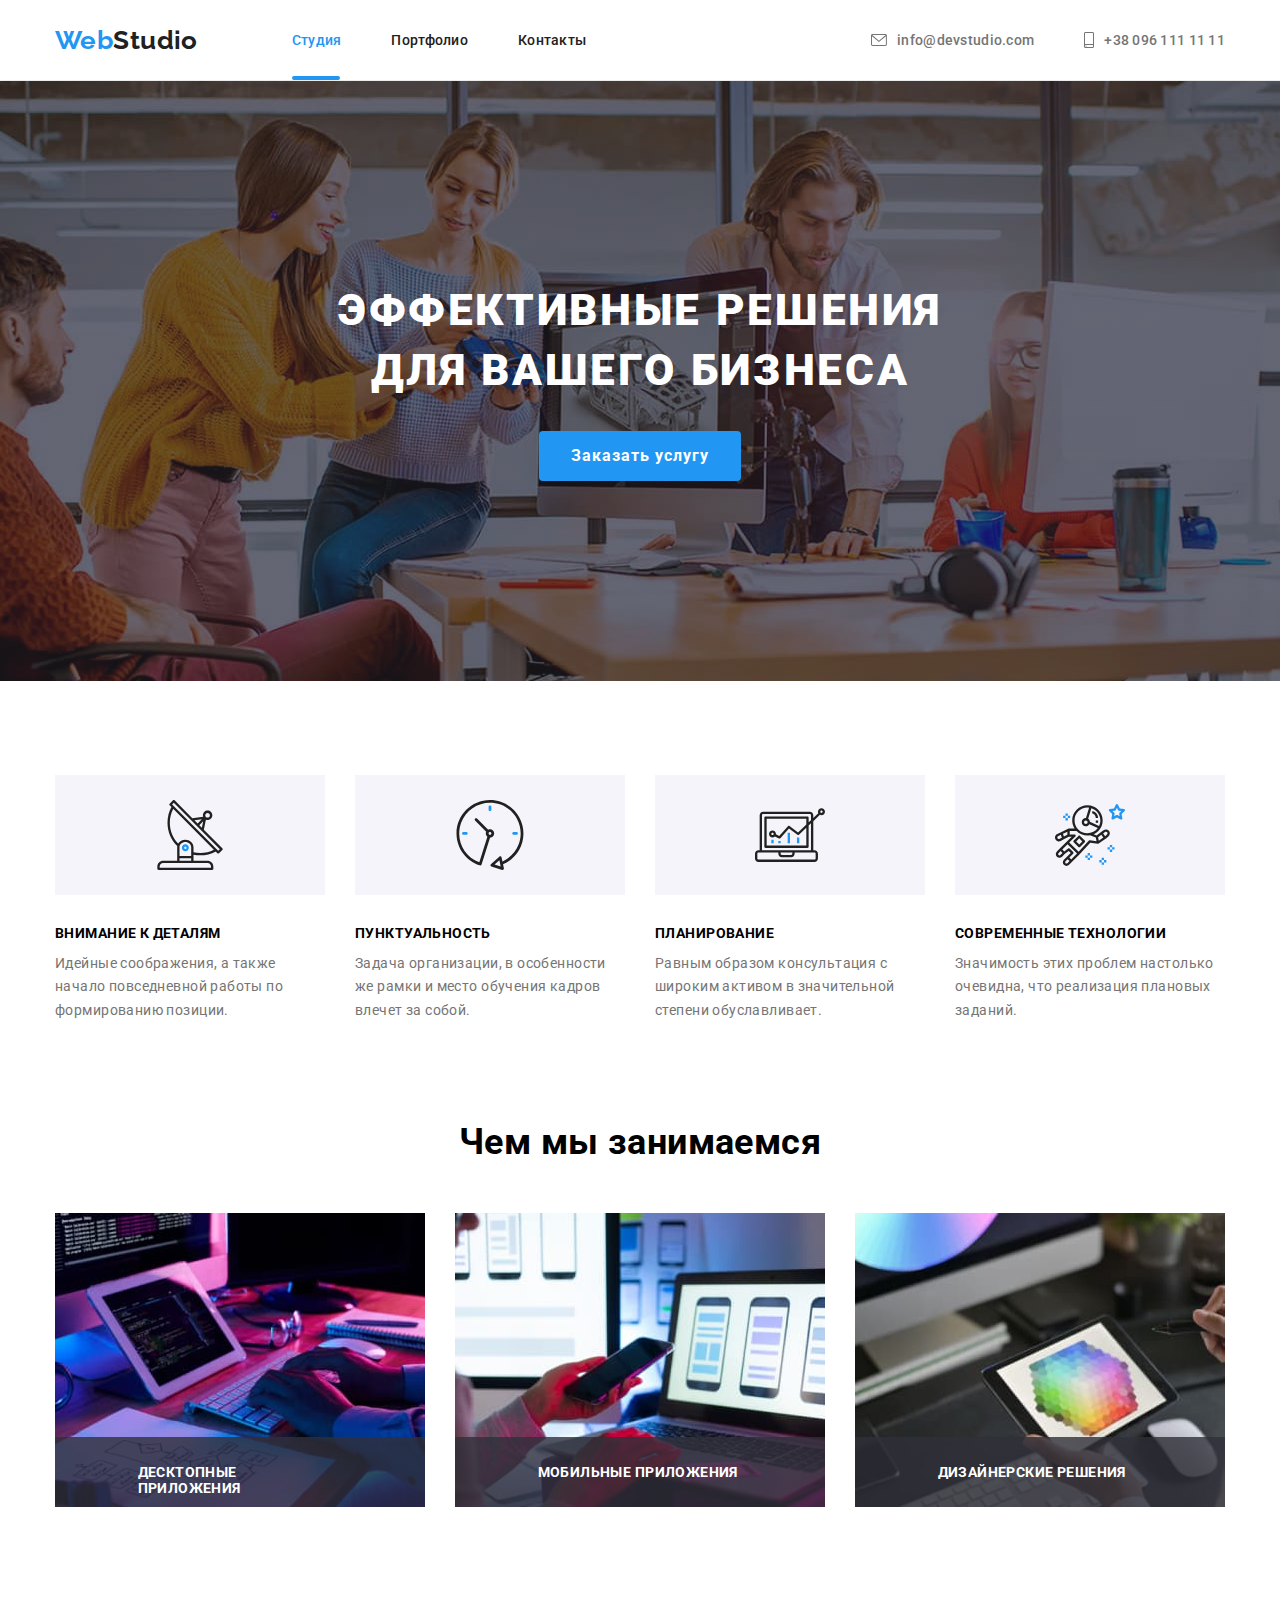
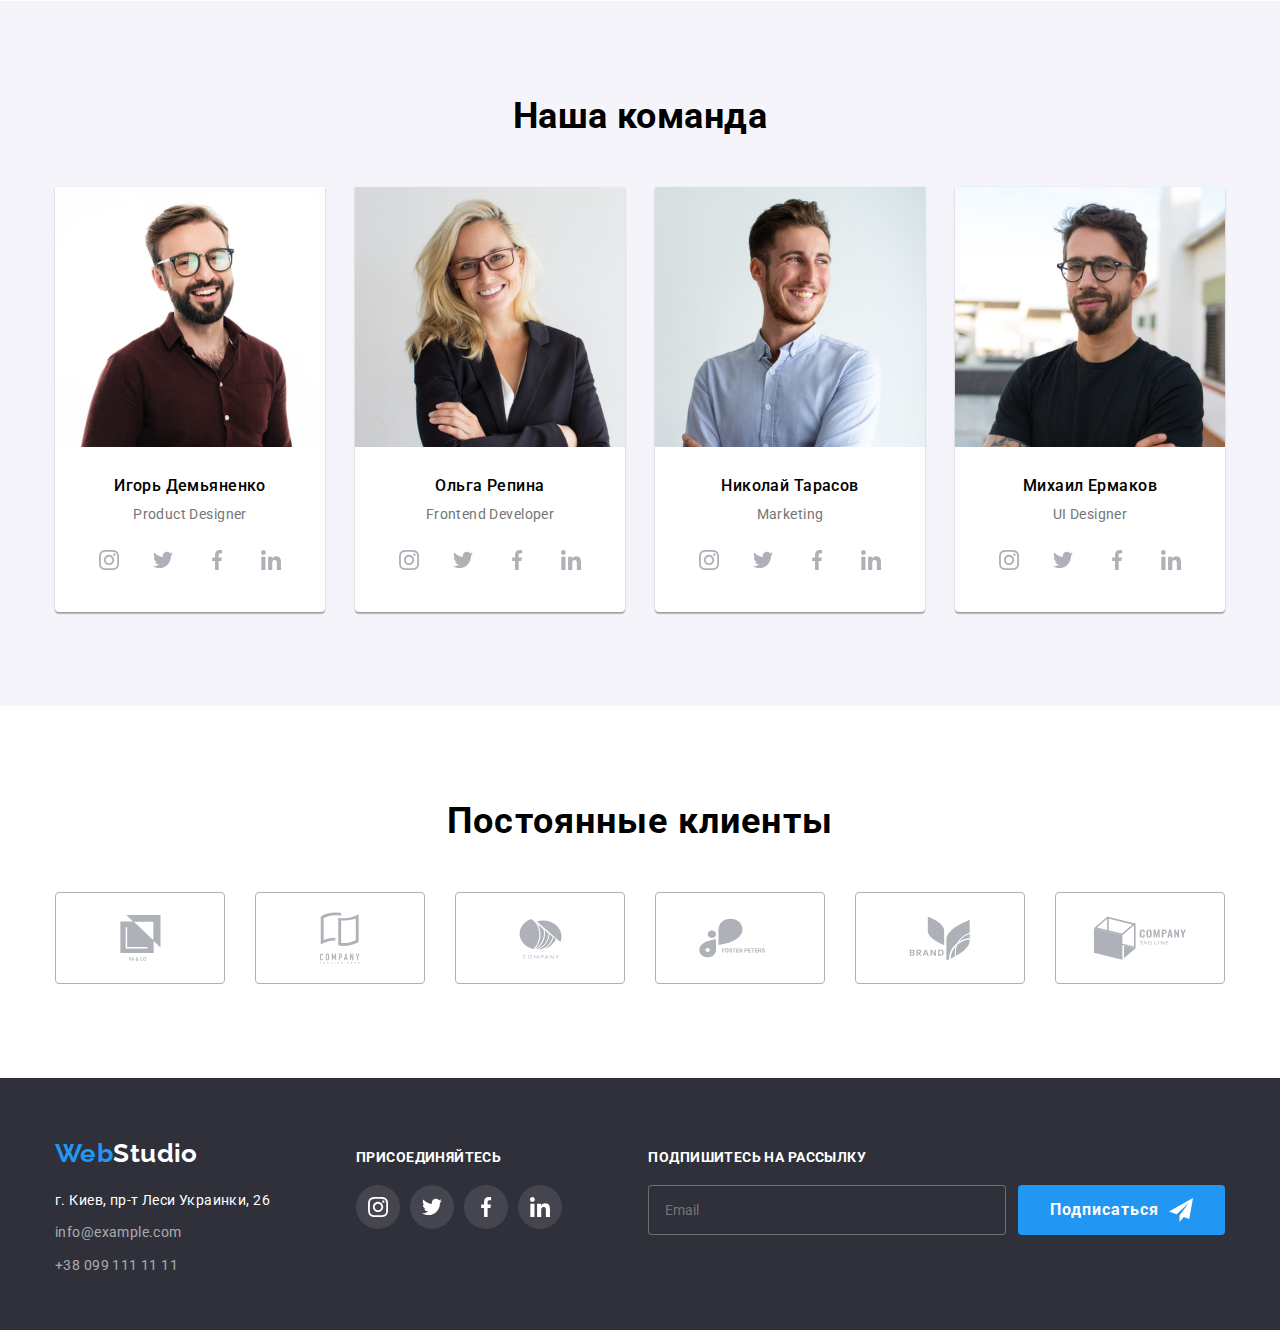
<file: index.html>
<!DOCTYPE html>
<html lang="ru">
  <head>
    <meta charset="UTF-8" />
    <meta http-equiv="X-UA-Compatible" content="IE=edge" />
    <meta name="viewport" content="width=device-width, initial-scale=1.0" />
    <title>GOIT</title>
    <link rel="preconnect" href="https://fonts.googleapis.com">
    <link rel="preconnect" href="https://fonts.gstatic.com" crossorigin>
    <link href="https://fonts.googleapis.com/css2?family=Raleway:wght@700&family=Roboto:wght@400;500;700;900&display=swap" rel="stylesheet">
    <link rel="stylesheet" href="css/normalize.css">
    <link rel="stylesheet" href="./css/main.min.css">
  </head>
  <body>
    <header>
      <div class="container">
        <div class="navigation"> 
          <nav class="navigation-ll">
            <a class="logo" href="#" lang="en">Web<span class="logo-ll">Studio</span></a>          
            <ul class="navigation-ll__nav-l">
              <li class="navigation-ll__list-font"><a class="navigation-ll__list-l underline-studio" href="#">Студия</a></li>
              <li class="navigation-ll__list-font">
                <a class="navigation-ll__list list-portfolio" href="./portfolio.html">Портфолио</a>
              </li>
              <li class="navigation-ll__list-font"><a class="navigation-ll__list" href="#">Контакты</a></li>
            </ul>
          </nav>
          <ul class="navigation-ll__telmail-ll">
            <li class="navigation-ll__list-font">
              <a class="navigation-ll__list-font-email-tel" href="mailto:info@devstudio.com">
                <svg class="navigation-ll__mail-tel-svg" width="16" height="12">
                  <use href="./images/icons.svg#icon-mail"></use>
                </svg>
                info@devstudio.com
              </a>
            </li>
            <li class="navigation-ll__list-font">
              <a class="navigation-ll__list-font-email-tel" href="tel:+380961111111">
                <svg class="navigation-ll__mail-tel-svg" width="10" height="16">
                  <use href="./images/icons.svg#icon-phone"></use>
                </svg>
                +38 096 111 11 11
              </a>
            </li>
          </ul>
        </div>
      </div>
    </header>
    <main>
      <section class="section-l">
        <div class="container">
          <h1 class="section-l__header-l">Эффективные решения для вашего бизнеса</h1>
          <button class="section-l__button" type="button" data-modal-open>Заказать услугу</button>
        </div>
      </section>
        <section class="section-ll section-main">
          <div class="container">
            <h2 class="section-ll__invisible">Наши преимущества</h2>
        <ul class="header-menu-list">
          <li>
            <div class="header-menu-list__decor-photo">
              <svg class="" width="70" height="70">
                <use href="./images/icons.svg#icon-antenna"></use>
              </svg>
            </div>
            <h3 class="header-menu-list__header-list">Внимание к деталям</h3>
            <p class="header-menu-list__text-list">Идейные соображения, а также начало повседневной работы по формированию позиции.</p>
          </li>
          <li>
            <div class="header-menu-list__decor-photo">
              <svg class="" width="70" height="70">
                <use href="./images/icons.svg#icon-clock"></use>
              </svg>
            </div>
            <h3 class="header-menu-list__header-list">Пунктуальность</h3>
            <p class="header-menu-list__text-list">
              Задача организации, в особенности же рамки и место обучения кадров влечет за собой.
            </p>
          </li>
          <li>
            <div class="header-menu-list__decor-photo">
              <svg class="" width="70" height="70">
                <use href="./images/icons.svg#icon-diagram"></use>
              </svg>
            </div>
            <h3 class="header-menu-list__header-list">Планирование</h3>
            <p class="header-menu-list__text-list">
              Равным образом консультация с широким активом в значительной степени обуславливает.
            </p>
          </li>
          <li>
            <div class="header-menu-list__decor-photo">
              <svg class="" width="70" height="70">
                <use href="./images/icons.svg#icon-astronaut"></use>
              </svg>
            </div>
            <h3 class="header-menu-list__header-list">Современные технологии</h3>
            <p class="header-menu-list__text-list">Значимость этих проблем настолько очевидна, что реализация плановых заданий.</p>
          </li>
        </ul>
          </div>
      </section>
      <section class="section-lll section-main">
        <div class="container">
          <h2 class="section-lll__header-photo">Чем мы занимаемся</h2>
        <ul class="photo-flex">
          <li>
            <img src="./images/img(1).jpg" width="370" height="294" alt="IMG1" />
            <div class="photo-flex__description-photo-block">
              <p class="photo-flex__description-photo">ДЕСКТОПНЫЕ ПРИЛОЖЕНИЯ</p>
            </div>
          </li>
          <li>
            <img src="./images/img(2).jpg" width="370" height="294" alt="IMG2" />
            <div class="photo-flex__description-photo-block">
              <p class="photo-flex__description-photo">МОБИЛЬНЫЕ ПРИЛОЖЕНИЯ</p>
            </div>
          </li>
          <li>
            <img src="./images/img(3).jpg" width="370" height="294" alt="IMG3" />
            <div class="photo-flex__description-photo-block">
              <p class="photo-flex__description-photo">ДИЗАЙНЕРСКИЕ РЕШЕНИЯ</p>
            </div>
          </li>
        </ul>
        </div>
      </section>
      <section class="big-team section-main">
          <div class="container">
            <h2 class="big-team__team">Наша команда</h2>
        <ul class="team-our">
          <li class="team-our__photo-members">
              <img class="team-our__photo-list" src="./images/img221.jpg" width="270" height="260" alt="img221" />
            <h3 class="team-our__members">Игорь Демьяненко</h3>
            <p class="team-our__profession">Product Designer</p>
            <div class="team-our__contacts-members">
              <ul class="ul-contacts">
                <li>
                  <a class="ul-contacts__contacts-link" href="#">
                    <svg class="ul-contacts__contacts-icons" width="20" height="20">
                    <use href="./images/icons.svg#icon-instagram"></use>
                  </svg>
                  </a>
                </li>
                <li>
                  <a class="ul-contacts__contacts-link" href="#">
                    <svg class="ul-contacts__contacts-icons" width="20" height="20">
                      <use href="./images/icons.svg#icon-twitter"></use>
                    </svg>
                  </a>    
                </li>
                <li>
                  <a class="ul-contacts__contacts-link" href="#">
                    <svg class="ul-contacts__contacts-icons" width="20" height="20">
                      <use href="./images/icons.svg#icon-facebook"></use>
                    </svg>
               </a>
                </li>
                   <li>
                    <a class="ul-contacts__contacts-link" href="#">
                      <svg class="ul-contacts__contacts-icons" width="20" height="20">
                        <use href="./images/icons.svg#icon-linkedin"></use>
                      </svg>
                 </a>
                   </li>                  
              </ul>
            </div>
          </li>
          <li class="team-our__photo-members">
              <img class="team-our__photo-list" src="./images/img222.jpg" width="270" height="260" alt="img222" />
            <h3 class="team-our__members">Ольга Репина</h3>
            <p class="team-our__profession">Frontend Developer</p>
            <div class="team-our__contacts-members">
              <ul class="ul-contacts">
                <li>
                  <a class="ul-contacts__contacts-link" href="#">
                    <svg class="ul-contacts__contacts-icons" width="20" height="20">
                    <use href="./images/icons.svg#icon-instagram"></use>
                  </svg>
                  </a>
                </li>
                <li>
                  <a class="ul-contacts__contacts-link" href="#">
                    <svg class="ul-contacts__contacts-icons" width="20" height="20">
                      <use href="./images/icons.svg#icon-twitter"></use>
                    </svg>
                  </a>    
                </li>
                <li>
                  <a class="ul-contacts__contacts-link" href="#">
                    <svg class="ul-contacts__contacts-icons" width="20" height="20">
                      <use href="./images/icons.svg#icon-facebook"></use>
                    </svg>
               </a>
                </li>
                   <li>
                    <a class="ul-contacts__contacts-link" href="#">
                      <svg class="ul-contacts__contacts-icons" width="20" height="20">
                        <use href="./images/icons.svg#icon-linkedin"></use>
                      </svg>
                 </a>
                   </li>                  
              </ul>
            </div>
          </li>
          <li class="team-our__photo-members">
              <img class="team-our__photo-list" src="./images/img223.jpg" width="270" height="260" alt="img223" />
            <h3 class="team-our__members">Николай Тарасов</h3>
            <p class="team-our__profession">Marketing</p>
            <div class="team-our__contacts-members">
              <ul class="ul-contacts">
                <li>
                  <a class="ul-contacts__contacts-link" href="#">
                    <svg class="ul-contacts__contacts-icons" width="20" height="20">
                    <use href="./images/icons.svg#icon-instagram"></use>
                  </svg>
                  </a>
                </li>
                <li>
                  <a class="ul-contacts__contacts-link" href="#">
                    <svg class="ul-contacts__contacts-icons" width="20" height="20">
                      <use href="./images/icons.svg#icon-twitter"></use>
                    </svg>
                  </a>    
                </li>
                <li>
                  <a class="ul-contacts__contacts-link" href="#">
                    <svg class="ul-contacts__contacts-icons" width="20" height="20">
                      <use href="./images/icons.svg#icon-facebook"></use>
                    </svg>
               </a>
                </li>
                   <li>
                    <a class="ul-contacts__contacts-link" href="#">
                      <svg class="ul-contacts__contacts-icons" width="20" height="20">
                        <use href="./images/icons.svg#icon-linkedin"></use>
                      </svg>
                 </a>
                   </li>
                   
              </ul>

            </div>
          </li>
          <li class="team-our__photo-members">
              <img class="team-our__photo-list" src="./images/img224.jpg" width="270" height="260" alt="img224" />
            <h3 class="team-our__members">Михаил Ермаков</h3>
            <p class="team-our__profession">UI Designer</p>
            <div class="team-our__contacts-members">
              <ul class="ul-contacts">
                <li>
                  <a class="ul-contacts__contacts-link" href="#">
                    <svg class="ul-contacts__contacts-icons" width="20" height="20">
                    <use href="./images/icons.svg#icon-instagram"></use>
                  </svg>
                  </a>
                </li>
                <li>
                  <a class="ul-contacts__contacts-link" href="#">
                    <svg class="ul-contacts__contacts-icons" width="20" height="20">
                      <use href="./images/icons.svg#icon-twitter"></use>
                    </svg>
                  </a>    
                </li>
                <li>
                  <a class="ul-contacts__contacts-link" href="#">
                    <svg class="ul-contacts__contacts-icons" width="20" height="20">
                      <use href="./images/icons.svg#icon-facebook"></use>
                    </svg>
               </a>
                </li>
                   <li>
                    <a class="ul-contacts__contacts-link" href="#">
                      <svg class="ul-contacts__contacts-icons" width="20" height="20">
                        <use href="./images/icons.svg#icon-linkedin"></use>
                      </svg>
                 </a>
                   </li>                  
              </ul>
            </div>
          </li>
        </ul>
          </div>
      </section>
      <section class="clients-company section-main">
        <div class="container">
          <h2 class="clients-company__regular-clients">Постоянные клиенты</h2>
          <ul class="company-list">
            <li class="company-list__company-block" >
                <a class="company-list__company-link" href="#">
                  <svg class="company-list__company-icons" width="41" height="46">
                    <use href="./images/icons.svg#icon-Logo-1"></use>
                  </svg>
                </a>
            </li>
            <li class="company-list__company-block">
                <a class="company-list__company-link" href="#">
                  <svg class="company-list__company-icons" width="40" height="52">
                    <use href="./images/icons.svg#icon-Logo-2"></use>
                  </svg>
                </a>                
            </li>
            <li class="company-list__company-block">
                <a class="company-list__company-link" href="#">
                  <svg class="company-list__company-icons" width="43" height="41">
                    <use href="./images/icons.svg#icon-Logo-3"></use>
                  </svg>
                </a>
            </li>
            <li class="company-list__company-block">
                <a class="company-list__company-link" href="#">
                  <svg class="company-list__company-icons" width="84" height="40">
                    <use href="./images/icons.svg#icon-Logo-4"></use>
                  </svg>
                </a>
            </li> 
            <li class="company-list__company-block">
                <a class="company-list__company-link" href="#">
                  <svg class="company-list__company-icons" width="62" height="45">
                    <use href="./images/icons.svg#icon-Logo-5"></use>
                  </svg>
                </a>
            </li>
            <li class="company-list__company-block">
                <a class="company-list__company-link" href="#">
                  <svg class="company-list__company-icons" width="94" height="44">
                    <use href="./images/icons.svg#icon-Logo-6"></use>
                  </svg>
                </a>
            </li> 
          </ul>
        </div>
      </section>
    </main>
    <footer class="big-footer">
      <div class="container footer-general">
        <div class="footer-l">
          <a class="logo" href="#" lang="en">Web<span class="logo-lll">Studio</span></a>
      <address>
        <ul class="contacts-list">
          <li class="contacts-list__list-cont-l">
           <a style="text-decoration: none;" class="contacts-list__city" href="https://bit.ly/3pXMvUd">г. Киев, пр-т Леси Украинки, 26</a>
          </li>
          <li class="contacts-list__list-cont-ll">
            <a style="text-decoration: none;" class="contacts-list__email-tel" href="mailto:info@example.com">info@example.com</a>
          </li>
          <li class="contacts-list__list-cont-lll">
            <a style="text-decoration: none;" class="contacts-list__email-tel" href="tel:+380991111111">+38 099 111 11 11</a>
          </li>
        </ul>
      </address>
        </div>
        <div class="contacts-footer">
          <p class="contacts-footer__header-lpl">ПРИСОЕДИНЯЙТЕСЬ</p>
          <ul class="ul-contacts-footer">           
            <li>
              <a class="ul-contacts-footer__contacts-link-footer" href="#">
                <svg class="ul-contacts-footer__contacts-icons-footer" width="20" height="20">
                <use href="./images/icons.svg#icon-instagram"></use>
              </svg>
              </a>
            </li>
            <li>
              <a class="ul-contacts-footer__contacts-link-footer" href="#">
                <svg class="ul-contacts-footer__contacts-icons-footer" width="20" height="20">
                  <use href="./images/icons.svg#icon-twitter"></use>
                </svg>
              </a>    
            </li>
            <li>
              <a class="ul-contacts-footer__contacts-link-footer" href="#">
                <svg class="ul-contacts-footer__contacts-icons-footer" width="20" height="20">
                  <use href="./images/icons.svg#icon-facebook"></use>
                </svg>
           </a>
            </li>
               <li>
                <a class="ul-contacts-footer__contacts-link-footer" href="#">
                  <svg class="ul-contacts-footer__contacts-icons-footer" width="20" height="20">
                    <use href="./images/icons.svg#icon-linkedin"></use>
                  </svg>
             </a>
               </li>              
          </ul>
        </div>
        <div class="newsletter">
          <p class="newsletter__subscribe">ПОДПИШИТЕСЬ НА РАССЫЛКУ</p>
          <form class="form-foot">
            <input class="form-foot__subscribe-email-foot" type="email" id="subscribe-email" name="subscribe-email" placeholder="Email">
            <button class="form-foot__button-foot" type="submit" data-modal-open>
                Подписаться <svg class="icon-foot" width="24px" height="24px"><use href="./images/icons.svg#icon-telegram-1"></use></svg>
            </button>
          </form>
        </div>
      </div>
    </footer>

    <div class="backdrop is-hidden" data-modal>
      <div class="modal">
        <button class="modal__modal-button" type="button" data-modal-close>
          <svg class="modal__exit-modal" width="11px" height="11px">
            <use href="./images/icons.svg#icon-Exit"></use>
          </svg>
        </button>
        <div class="form-contacts">
          <form class="form" name="main-form" autocomplete="on">
            <p class="form__form-header">Оставьте свои данные, мы вам перезвоним</p>
            <div class="form__form-field">
              <label class="form__form-label" for="user-name">
                Имя
              </label>
                <input class="form__form-input-contacts" type="text" name="name" id="user-name" >
                <svg class="form__icon-modal" width="18px" height="18px">
                  <use href="./images/icons.svg#icon-person-modal"></use>
                </svg>
              
            </div>
           <div class="form__form-field">
            <label class="form__form-label" for="user-tel">
              Телефон
            </label>
            <input class="form__form-input-contacts" type="tel" name="tel" id="user-tel">
            <svg class="form__icon-modal" width="18px" height="18px">
              <use href="./images/icons.svg#icon-phone-modal"></use>
            </svg>
           </div>
           <div class="form__form-field">
            <label class="form__form-label" for="user-email">
              Почта
            </label>
            <input class="form__form-input-contacts" type="email" name="email" id="user-email">
            <svg class="form__icon-modal" width="18px" height="18px">
              <use href="./images/icons.svg#icon-email-modal"></use>
            </svg>
           </div>
           <div class="form__form-field-comments">
            <label class="form__form-label" for="user-comment">
              Комментарий
            </label>
            <textarea class="form__area-comments" name="user-comment" id="user-comment" cols="30" rows="10" placeholder="Введите текст"></textarea>
           </div>
           <div class="form__form-field-checkbox">
            <div class="form__checkbox-control">
              <input class="form__checkbox-input visually-hidden" id="form-checkbox" type="checkbox">
              <svg class="form__check-mark" width="16px" height="15px"><use href="./images/icons.svg#icon-Vector"></use></svg>
            </div>           
            <label for="form-checkbox">Соглашаюсь с рассылкой и принимаю <a class="form__terms-modal" href="#">Условия договора</a></label>
           </div>
           <button class="form__button-modal" type="submit">Отправить</button>
        </form>
        </div>
      </div>
    </div>

    <script src="./js/modal.js"></script>
    
  </body>
</html>
</file>
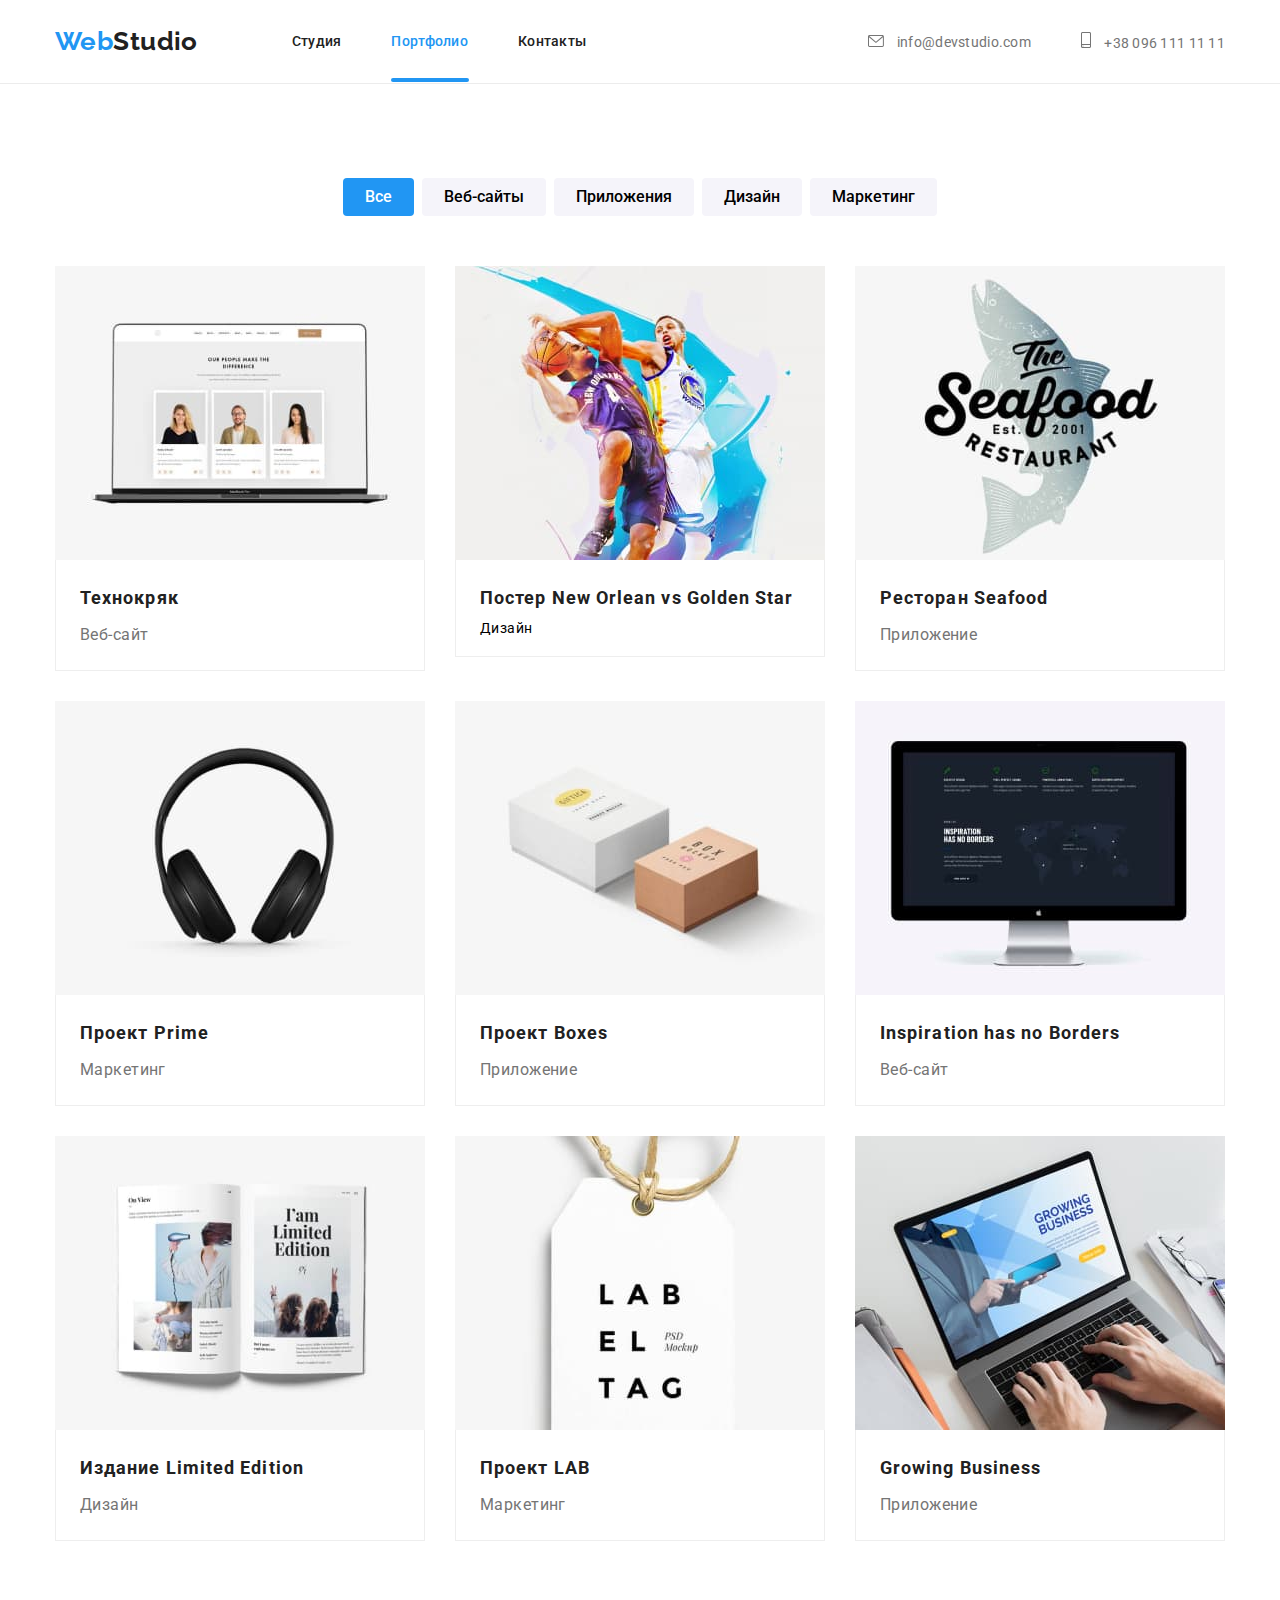
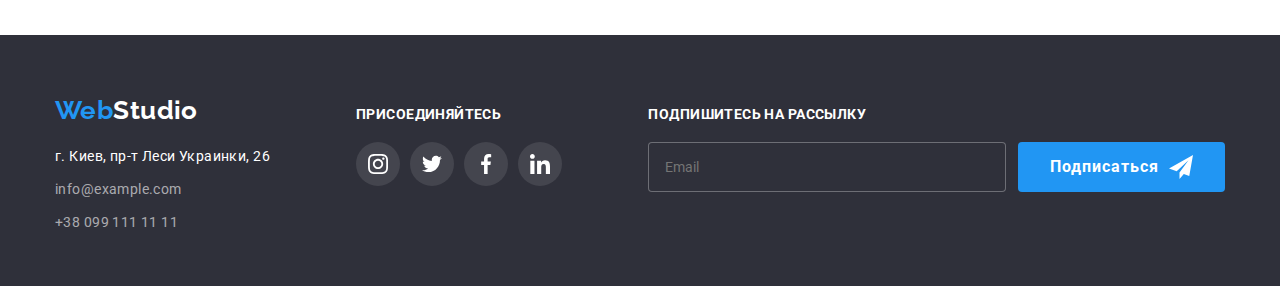
<file: portfolio.html>
<!DOCTYPE html>
<html lang="ru">
  <head>
    <meta charset="UTF-8" />
    <meta http-equiv="X-UA-Compatible" content="IE=edge" />
    <meta name="viewport" content="width=device-width, initial-scale=1.0" />
    <title>Портфолио</title>
    <link rel="preconnect" href="https://fonts.googleapis.com">
    <link rel="preconnect" href="https://fonts.gstatic.com" crossorigin>
    <link href="https://fonts.googleapis.com/css2?family=Raleway:wght@700&family=Roboto:wght@400;500;700;900&display=swap" rel="stylesheet">
    <link rel="stylesheet" href="css/normalize.css">
    <link rel="stylesheet" href="./css/main.min.css" />    
  </head>
  <body>
    <header>
      <div class="container">
        <div class="navigation">
          <nav class="navigation-ll">
            <a class="logo" href="#" lang="en">Web<span class="logo-ll">Studio</span></a>
            <ul class="navigation-ll__nav-l">
              <li class="navigation-ll__list-font"><a class="navigation-ll__list-lll list-studio" href="./index.html">Студия</a></li>
              <li class="navigation-ll__list-font"><a class="navigation-ll__list-ll underline-portfolio" href="#">Портфолио</a></li>
              <li class="navigation-ll__list-font"><a class="navigation-ll__list-lll" href="#">Контакты</a></li>
            </ul>
          </nav>
          <ul class="navigation-ll__telmail-ll">
            <li class="navigation-ll__list-font">
              <a class="navigation-ll__list-font-email-tel-ll" href="mailto:info@devstudio.com">
                <svg class="navigation-ll__mail-tel-svg" width="16" height="12">
                <use href="./images/icons.svg#icon-mail"></use>
              </svg>
              info@devstudio.com</a>
            </li>
            <li class="navigation-ll__list-font">
              <a class="navigation-ll__list-font-email-tel-ll" href="tel:+380961111111">
                <svg class="navigation-ll__mail-tel-svg" width="10" height="16">
                <use href="./images/icons.svg#icon-phone"></use>
              </svg>
              +38 096 111 11 11</a>
            </li>
          </ul>
        </div>
      </div>
    </header>
    <main>
      <section class="section-main">
          <div class="container">
            <h1 class="section-main__header-ll">Информация</h1>
          <ul class="button-menu-list">
            <li>
              <button class="button-menu-list__button-list-ll-aktiv" type="button">Все</button>
            </li>
            <li>
              <button class="button-menu-list__button-list-ll" type="button">Веб-сайты</button>
            </li>
            <li>
              <button class="button-menu-list__button-list-ll" type="button">Приложения</button>
            </li>
            <li>
              <button class="button-menu-list__button-list-ll" type="button">Дизайн</button>
            </li>
            <li>
              <button class="button-menu-list__button-list-ll" type="button">Маркетинг</button>
            </li>
          </ul>
          <ul class="photo-list-p">
            <li>
                <a class="photo-list-p__block-all" href="#">
                  <div class="photo-list-p__block-description">
                    <img src="./images-portfolio/comp.jpg" alt="img1p" />
                    <div class="photo-list-p__description-list">
                      <p class="photo-list-p__text-description">
                        Ресурс предлагает комплексные предложения с разным уровнем функционала и сервисов. Все это позволит посетителю получить исчерпывающие сведения о компании или частном лице.
                      </p>
                  </div>
                  </div>
                <div class="photo-list-p__looo">
                  <h2 class="photo-list-p__header-list-ll">Технокряк</h2>
                  <p class="photo-list-p__text-list-ll">Веб-сайт</p>
                </div>
                </a>
            </li>
            <li>
                <a class="photo-list-p__block-all" href="#">
                  <div class="photo-list-p__block-description">
                    <img src="./images-portfolio/bask.jpg" alt="img2p" />
                    <div class="photo-list-p__description-list">
                      <p class="photo-list-p__text-description">
                        Ресурс предлагает комплексные предложения с разным уровнем функционала и сервисов. Все это позволит посетителю получить исчерпывающие сведения о компании или частном лице.
                      </p>
                    </div>
                  </div>
                <div class="photo-list-p__looo">
                  <h2 class="photo-list-p__header-list-ll">Постер New Orlean vs Golden Star</h2>
                <p class="text-list-ll">Дизайн</p>
                </div>
                </a>
            </li>
            <li>
                <a class="photo-list-p__block-all" href="#">
                  <div class="photo-list-p__block-description">
                    <img src="./images-portfolio/fish.jpg" alt="img3p" />
                    <div class="photo-list-p__description-list">
                      <p class="photo-list-p__text-description">
                        Ресурс предлагает комплексные предложения с разным уровнем функционала и сервисов. Все это позволит посетителю получить исчерпывающие сведения о компании или частном лице.
                      </p>
                    </div>
                  </div>
                <div class="photo-list-p__looo">
                  <h2 class="photo-list-p__header-list-ll">Ресторан Seafood</h2>
                  <p class="photo-list-p__text-list-ll">Приложение</p>
                </div>
                </a>           
            </li>
            <li>
                <a class="photo-list-p__block-all" href="#">
                  <div class="photo-list-p__block-description">
                    <img src="./images-portfolio/img (13).jpg" alt="img4p" />
                    <div class="photo-list-p__description-list">
                      <p class="photo-list-p__text-description">
                        Ресурс предлагает комплексные предложения с разным уровнем функционала и сервисов. Все это позволит посетителю получить исчерпывающие сведения о компании или частном лице.
                      </p>
                    </div>
                  </div>
                <div class="photo-list-p__looo">
                  <h2 class="photo-list-p__header-list-ll">Проект Prime</h2>
                  <p class="photo-list-p__text-list-ll">Маркетинг</p>
                </div>
                </a>
            </li>
            <li>
                <a class="photo-list-p__block-all" href="#">
                  <div class="photo-list-p__block-description">
                    <img src="./images-portfolio/img (14).jpg" alt="img5p" />
                    <div class="photo-list-p__description-list">
                      <p class="photo-list-p__text-description">
                        Ресурс предлагает комплексные предложения с разным уровнем функционала и сервисов. Все это позволит посетителю получить исчерпывающие сведения о компании или частном лице.
                      </p>
                    </div>
                  </div>
                <div class="photo-list-p__looo">
                  <h2 class="photo-list-p__header-list-ll">Проект Boxes</h2>
                  <p class="photo-list-p__text-list-ll">Приложение</p>
                </div>
                </a>
            </li>
            <li>
                <a class="photo-list-p__block-all" href="#">
                  <div class="photo-list-p__block-description">
                    <img src="./images-portfolio/img (15).jpg" alt="img6p" />
                    <div class="photo-list-p__description-list">
                      <p class="photo-list-p__text-description">
                        Ресурс предлагает комплексные предложения с разным уровнем функционала и сервисов. Все это позволит посетителю получить исчерпывающие сведения о компании или частном лице.
                      </p>
                    </div>
                  </div>
                <div class="photo-list-p__looo">
                  <h2 class="photo-list-p__header-list-ll">Inspiration has no Borders</h2>
                  <p class="photo-list-p__text-list-ll">Веб-сайт</p>
                </div>
                </a>
            </li>
            <li>
                <a class="photo-list-p__block-all" href="#">
                  <div class="photo-list-p__block-description">
                    <img src="./images-portfolio/img (16).jpg" alt="img7p" />
                    <div class="photo-list-p__description-list">
                      <p class="photo-list-p__text-description">
                        Ресурс предлагает комплексные предложения с разным уровнем функционала и сервисов. Все это позволит посетителю получить исчерпывающие сведения о компании или частном лице.
                      </p>
                    </div>
                  </div>
                <div class="photo-list-p__looo">
                  <h2 class="photo-list-p__header-list-ll">Издание Limited Edition</h2>
                  <p class="photo-list-p__text-list-ll">Дизайн</p>
                </div>
                </a>
            </li>
            <li>
                <a class="photo-list-p__block-all" href="#">
                  <div class="photo-list-p__block-description">
                    <img src="./images-portfolio/brel.jpg" alt="img8p" />
                    <div class="photo-list-p__description-list">
                      <p class="photo-list-p__text-description">
                        Ресурс предлагает комплексные предложения с разным уровнем функционала и сервисов. Все это позволит посетителю получить исчерпывающие сведения о компании или частном лице.
                      </p>
                    </div>
                  </div>
                <div class="photo-list-p__looo">
                  <h2 class="photo-list-p__header-list-ll">Проект LAB</h2>
                  <p class="photo-list-p__text-list-ll">Маркетинг</p>
                </div>
                </a>
            </li>
            <li>
                <a class="photo-list-p__block-all" href="#">
                  <div class="photo-list-p__block-description">
                    <img src="./images-portfolio/comp2.jpg" alt="img9p" />
                    <div class="photo-list-p__description-list">
                      <p class="photo-list-p__text-description">
                        Ресурс предлагает комплексные предложения с разным уровнем функционала и сервисов. Все это позволит посетителю получить исчерпывающие сведения о компании или частном лице.
                      </p>
                    </div>
                  </div>
                <div class="photo-list-p__looo">
                  <h2 class="photo-list-p__header-list-ll">Growing Business</h2>
                  <p class="photo-list-p__text-list-ll">Приложение</p>
                </div>
                </a>
            </li>
          </ul>
          </div>
      </main>
      </section>
      <footer class="big-footer">
        <div class="container footer-general">
          <div class="footer-l">
              <a class="logo" href="#" lang="en">Web<span class="logo-lll">Studio</span></a>
        <address>
          <ul class="contacts-list">
            <li class="contacts-list__list-cont-l">
             <a style="text-decoration: none;" class="contacts-list__city" href="https://bit.ly/3pXMvUd">г. Киев, пр-т Леси Украинки, 26</a>
            </li>
            <li class="contacts-list__list-cont-ll">
              <a style="text-decoration: none;" class="contacts-list__email-tel" href="mailto:info@example.com">info@example.com</a>
            </li>
            <li class="contacts-list__list-cont-lll">
              <a style="text-decoration: none;" class="contacts-list__email-tel" href="tel:+380991111111">+38 099 111 11 11</a>
            </li>
          </ul>
        </address>
          </div>
          <div class="contacts-footer">
            <p class="contacts-footer__header-lpl">ПРИСОЕДИНЯЙТЕСЬ</p>
            <ul class="ul-contacts-footer">           
              <li>
                <a class="ul-contacts-footer__contacts-link-footer" href="#">
                  <svg class="ul-contacts-footer__contacts-icons-footer" width="20" height="20">
                  <use href="./images/icons.svg#icon-instagram"></use>
                </svg>
                </a>
              </li>
              <li>
                <a class="ul-contacts-footer__contacts-link-footer" href="#">
                  <svg class="ul-contacts-footer__contacts-icons-footer" width="20" height="20">
                    <use href="./images/icons.svg#icon-twitter"></use>
                  </svg>
                </a>    
              </li>
              <li>
                <a class="ul-contacts-footer__contacts-link-footer" href="#">
                  <svg class="ul-contacts-footer__contacts-icons-footer" width="20" height="20">
                    <use href="./images/icons.svg#icon-facebook"></use>
                  </svg>
             </a>
              </li>
                 <li>
                  <a class="ul-contacts-footer__contacts-link-footer" href="#">
                    <svg class="ul-contacts-footer__contacts-icons-footer" width="20" height="20">
                      <use href="./images/icons.svg#icon-linkedin"></use>
                    </svg>
               </a>
                 </li>              
            </ul>
          </div>
          <div class="newsletter">
            <p class="newsletter__subscribe">ПОДПИШИТЕСЬ НА РАССЫЛКУ</p>
            <form class="form-foot">
              <input class="form-foot__subscribe-email-foot" type="email" id="subscribe-email" name="subscribe-email" placeholder="Email">
              <button class="form-foot__button-foot" type="submit" data-modal-open>
                  Подписаться <svg class="icon-foot" width="24px" height="24px"><use href="./images/icons.svg#icon-telegram-1"></use></svg>
              </button>
            </form>
          </div>
        </div>
      </footer>
  </body>
</html>
</file>
<file: css/main.min.css>
*,*::before,*::after{box-sizing:inherit}.container{width:1200px;margin:0 auto;padding-left:15px;padding-right:15px}h1,h2,h3,h4,h5,h6,p{margin:0}img{display:block;max-width:100%;height:auto}address{font-style:normal}header{border-bottom:1px solid #ececec}ul{list-style:none;padding:0;margin:0}a{text-decoration:none;color:inherit}:root{--color-hover: #2196f3;--font-family: "Raleway", sans-serif;--color-color2: #757575;--background-color-color3: #2f303a;--background-color-color4: #f5f4fa;--color-color3: #212121;--color-color4: #fff;--background-color5: #188ce8;--color-color5: rgba(255, 255, 255, 0.6);--box-shadow: 0px 1px 3px rgba(0, 0, 0, 0.12), 0px 1px 1px rgba(0, 0, 0, 0.14), 0px 2px 1px rgba(0, 0, 0, 0.2);--decor-photo-background: #F5F4FA;--icons-contacts: #AFB1B8;--background-color-footer: rgba(255, 255, 255, 0.1);--color-company: #AFB1B8;--block-shadow: 0px 1px 1px rgba(0, 0, 0, 0.12), 0px 4px 4px rgba(0, 0, 0, 0.06), 1px 4px 6px rgba(0, 0, 0, 0.16);--button-shadow: 0px 3px 1px rgba(0, 0, 0, 0.1), 0px 1px 2px rgba(0, 0, 0, 0.08), 0px 2px 2px rgba(0, 0, 0, 0.12);--color-description: rgba(47, 48, 58, 0.8);--block: #2196F3;--modal-window: rgba(0, 0, 0, 0.2);--rgba-decription: rgba(33, 150, 243, 0.9);--modal-window-shadow: 0px 1px 3px rgba(0, 0, 0, 0.12), 0px 1px 1px rgba(0, 0, 0, 0.14), 0px 2px 1px rgba(0, 0, 0, 0.2);--checkbox: #212121;--input-foot: #2F303A;--exit-button: rgba(0, 0, 0, 0.1);--box-shadow-button-modal: 0px 4px 4px rgba(0, 0, 0, 0.15);--button-modal: #188CE8}body{font-family:Roboto;font-size:14px;letter-spacing:.03em;background-color:var(--color-color4)}html{box-sizing:border-box;scroll-behavior:smooth}.section-l__button{margin-top:30px;left:50%;padding:10px 32px;border-radius:4px;font-weight:700;font-size:16px;line-height:1.87;border:0;letter-spacing:.06em;background-color:var(--color-hover);color:var(--color-color4)}.section-l__button:hover,.section-l__button:focus{background-color:var(--background-color5);color:var(--color-color4);transition:250ms cubic-bezier(0.4, 0, 0.2, 1)}.form-foot__button-foot{display:flex;align-items:center;padding:10px 32px;border-radius:4px;font-weight:700;font-size:16px;line-height:1.87;border:0;letter-spacing:.06em;margin-left:12px;background-color:var(--color-hover);color:var(--color-color4)}.button-span{display:flex;justify-content:center;align-items:center}.modal__modal-button{position:absolute;top:8px;right:8px;width:30px;height:30px;border:1px solid var(--exit-button);border-radius:50%;background:rgba(0,0,0,0)}.modal__modal-button:hover .modal__exit-modal{fill:var(--color-hover);transition:250ms cubic-bezier(0.4, 0, 0.2, 1)}.form__button-modal{display:block;margin:0 auto;padding:10px 56px;border-radius:4px;font-weight:700;font-size:16px;line-height:1.87;border:0;letter-spacing:.06em;background-color:var(--color-hover);color:var(--color-color4)}.form__button-modal:hover{background:var(--button-modal);box-shadow:var(--box-shadow-button-modal);transition:250ms cubic-bezier(0.4, 0, 0.2, 1)}.button-menu-list{list-style-type:none;display:flex;justify-content:center;gap:8px}.button-menu-list__button-list-ll{border:0;cursor:pointer;padding:6px 22px;border-radius:4px;font-weight:500;font-size:16px;line-height:1.6;background-color:var(--background-color-color4)}.button-menu-list__button-list-ll-aktiv{border:0;cursor:pointer;padding:6px 22px;border-radius:4px;font-weight:500;font-size:16px;line-height:1.6;color:var(--color-color4);background-color:var(--color-hover)}.button-menu-list__button-list-ll-aktiv:hover{transition:250ms cubic-bezier(0.4, 0, 0.2, 1);box-shadow:var(--box-shadow)}.button-menu-list__button-list-ll:hover,.button-menu-list__button-list-ll:focus{transition:250ms cubic-bezier(0.4, 0, 0.2, 1);color:var(--color-color4);background-color:var(--color-hover);box-shadow:var(--box-shadow)}.section-l__header-l{text-transform:uppercase;font-size:44px;font-weight:900;line-height:1.36;letter-spacing:.06em;width:696px;height:120px;text-align:center;margin:0 auto;color:var(--color-color4)}.header-menu-list{display:flex;gap:30px;justify-content:center;list-style-type:none}.header-menu-list__header-list{font-size:14px;font-weight:700;line-height:1.17;margin-bottom:10px;text-transform:uppercase}.header-menu-list__text-list{display:flex;width:270px;height:75px;color:var(--color-color2);line-height:1.7;margin:0}.header-menu-list__decor-photo{display:flex;justify-content:center;align-items:center;margin-bottom:30px;width:270px;height:120px;background-color:var(--decor-photo-background)}.section-lll__header-photo{display:flex;justify-content:center;margin-bottom:50px;font-weight:700;font-size:36px;line-height:1.17}.contacts-footer__header-lpl{color:var(--color-color4);font-weight:700;font-size:14px;line-height:16px;letter-spacing:.03em}.form__form-header{text-align:center;font-weight:700;font-size:20px;line-height:1.17;letter-spacing:.03em;margin-bottom:12px}.section-main__header-ll{position:absolute;width:1px;height:1px;margin:-1px;padding:0;overflow:hidden;border:0;clip:rect(0 0 0 0)}.photo-list-p__header-list-ll{font-weight:700;letter-spacing:.06em;font-size:18px;line-height:2;margin-bottom:4px;color:var(--color-color3)}.clients-company{display:flex}.clients-company__regular-clients{font-weight:700;font-size:36px;line-height:1.17;letter-spacing:.03em;text-align:center}.company-list{display:flex;margin-top:50px;justify-content:center;gap:30px}.company-list__company-block .company-list__company-link{display:flex;justify-content:center;align-items:center;width:170px;height:92px;border:1px solid #afb1b8;border-radius:4px}.company-list__company-icons{display:flex;align-items:center;justify-content:center;text-align:center}.company-list__company-block .company-list__company-link{color:var(--color-company)}.company-list__company-block .company-list__company-icons{fill:currentColor}.company-list__company-block .company-list__company-link:hover,.company-list__company-block .company-list__company-link:focus{transition:250ms cubic-bezier(0.4, 0, 0.2, 1);color:var(--color-hover);border:1px solid var(--block)}.contacts-footer{margin-left:70px;width:206px}.ul-contacts-footer{margin-top:20px}.contacts-footer .ul-contacts-footer{display:flex;gap:10px}.contacts-footer .ul-contacts-footer__contacts-link-footer{display:block;width:44px;background-color:var(--background-color-footer);height:44px;padding:12px;background-position:center;border-radius:50%;color:var(--color-color4);cursor:pointer}.contacts-footer .ul-contacts-footer__contacts-icons-footer{width:20px;height:20px;fill:currentColor}.contacts-footer .ul-contacts-footer__contacts-link-footer:hover,.contacts-footer .ul-contacts-footer__contacts-link-footer:focus{transition:250ms cubic-bezier(0.4, 0, 0.2, 1);background-color:var(--color-hover)}.footer-general{display:flex;align-items:baseline}.big-footer{background-color:var(--background-color-color3);padding-top:60px;padding-bottom:60px}.contacts-list{list-style-type:none;margin-top:20px;width:231px;height:81px}.contacts-list__list-cont-l,.contacts-list__list-cont-ll{margin-bottom:9px}.contacts-list__city{text-decoration:none;color:var(--color-color4);line-height:1.7;font-style:normal}.contacts-list__city:hover{transition:250ms cubic-bezier(0.4, 0, 0.2, 1);color:var(--color-hover)}.contacts-list__email-tel{text-decoration:none;line-height:1.7;color:var(--color-color5);font-style:normal}.contacts-list__email-tel:hover{transition:250ms cubic-bezier(0.4, 0, 0.2, 1);color:var(--color-hover)}.logo-lll{color:var(--color-color4)}.newsletter{margin-left:auto}.newsletter__subscribe{color:var(--color-color4);font-weight:700;font-size:14px;line-height:1.17;letter-spacing:.03em}.form-foot__subscribe-email-foot{margin-top:20px;padding-left:16px;padding-top:15px;height:50px;padding-bottom:15px;width:358px;border-radius:4px;background-color:var(--input-foot);border:1px solid rgba(255,255,255,.3);color:var(--color-color4)}.form-foot{display:flex;align-items:baseline}.icon-foot{margin-left:10px}.navigation{display:flex;align-items:center}.navigation-ll{display:flex}.navigation-ll__nav-l{display:flex;gap:50px;margin-left:94px}.navigation-ll__telmail-ll{display:flex;justify-content:center;align-items:center;gap:50px;margin-left:auto}.navigation-ll__mail-tel-svg{fill:#757575;margin-right:10px}.logo{text-decoration:none;font-family:var(--font-family);font-weight:700;font-size:26px;line-height:1.17;color:var(--color-hover);padding-top:25px;padding-bottom:25px}.logo-ll{color:var(--color-color3)}.navigation-ll__list:hover{color:var(--color-hover);transition:250ms cubic-bezier(0.4, 0, 0.2, 1)}.navigation-ll__list-font{position:relative;line-height:1.17;list-style-type:none;letter-spacing:.02em;padding-top:32px;padding-bottom:32px}.underline-portfolio::after{display:flex;position:absolute;bottom:0;width:78px;height:4px;background-color:var(--block);border-radius:2px;content:""}.underline-studio::after{display:flex;position:absolute;bottom:0;width:48.62px;height:4px;background-color:var(--block);border-radius:2px;content:""}.list-studio:hover::after{display:flex;position:absolute;bottom:0;width:48.62px;height:4px;background-color:var(--block);border-radius:2px;transition:250ms cubic-bezier(0.4, 0, 0.2, 1);content:""}.list-portfolio:hover::after{display:flex;position:absolute;bottom:0;width:78px;height:4px;background-color:var(--block);border-radius:2px;transition:250ms cubic-bezier(0.4, 0, 0.2, 1);content:""}.navigation-ll__list{color:var(--color-color3);font-weight:500;text-decoration:none;padding-top:32px;padding-bottom:32px}.navigation-ll__list-l{color:var(--color-hover);font-weight:500;text-decoration:none;padding-top:32px;padding-bottom:32px}.navigation-ll__list-font-email-tel{display:flex;align-items:center;line-height:1.17;color:var(--color-color2);font-weight:500;text-decoration:none}.navigation-ll__list-font-email-tel:hover .navigation-ll__mail-tel-svg,.navigation-ll__list-font-email-tel:focus .navigation-ll__mail-tel-svg{fill:var(--color-hover);transition:250ms cubic-bezier(0.4, 0, 0.2, 1)}.navigation-ll__list-font-email-tel:hover{color:var(--color-hover);transition:cubic-bezier(250ms)}.section-l{background-color:var(--background-color-color3);padding:200px 0;text-align:center;background-image:linear-gradient(to right, rgba(47, 48, 58, 0.4), rgba(47, 48, 58, 0.4)),url("../images/header-img.jpg");max-width:1600px;margin:0 auto;background-repeat:no-repeat;background-size:cover;background-position:center}.section-main{padding-top:94px;padding-bottom:94px}.section-ll{display:flex}.section-ll__invisible{font-size:0px}.section-lll{display:flex;padding-top:0}.photo-flex{display:flex;gap:30px;justify-content:center;list-style-type:none;position:relative}.photo-flex__description-photo{font-weight:700;font-size:14px;width:205px;height:16px;line-height:1.17;letter-spacing:0,3em;color:var(--color-color4)}.photo-flex__description-photo-block{display:flex;justify-content:center;align-items:center;position:absolute;background-color:var(--color-description);bottom:0;width:370px;height:70px}.big-team{display:flex;padding-top:94px;background-color:var(--background-color-color4);padding-bottom:94px}.team-our{list-style-type:none;display:flex;gap:30px;justify-content:center;margin:0}.big-team__team{display:flex;justify-content:center;font-weight:700;font-size:36px;line-height:1.17;margin-bottom:50px}.team-our__photo-members{background-color:var(--color-color4);box-shadow:var(--box-shadow);border-radius:0px 0px 4px 4px;width:270px}.team-our__photo-list{margin-bottom:30px}.team-our__members{text-align:center;font-weight:500;font-size:16px;line-height:1.17;margin-bottom:10px}.team-our__profession{text-align:center;color:var(--color-color2);font-size:16;line-height:1.17;margin-bottom:16px}.team-our__contacts-members .ul-contacts{display:flex;gap:10px;margin-bottom:30px;justify-content:center}.team-our__contacts-members .ul-contacts__contacts-link{display:block;width:44px;height:44px;padding:12px;background-position:center;border-radius:50%;color:var(--icons-contacts);cursor:pointer}.team-our__contacts-members .ul-contacts__contacts-icons{width:20px;height:20px;fill:currentColor}.team-our__contacts-members .ul-contacts__contacts-link:hover,.team-our__contacts-members .ul-contacts__contacts-link:focus{background-color:var(--color-hover);transition:250ms cubic-bezier(0.4, 0, 0.2, 1);color:var(--color-color4)}.backdrop{position:fixed;width:100%;height:100%;top:0;left:0;background-color:var(--modal-window);transition:opacity 250ms,visibility 250ms}.backdrop.is-hidden{opacity:0;visibility:hidden;pointer-events:none}.modal{position:absolute;padding:40px;top:50%;left:50%;transform:translate(-50%, -50%);width:528px;height:581px;background-color:var(--color-color4);border-radius:4px;box-shadow:var(--modal-window-shadow)}.form__form-label{display:block;font-size:12px;line-height:1.17;letter-spacing:.01em;color:var(--color-color2)}.form__form-field{position:relative;margin-bottom:10px}.form__form-label{margin-bottom:4px}.form__form-input-contacts{width:100%;border-radius:4px;border:1px solid rgba(33,33,33,.2);height:40px;padding-left:42px;outline:none}.form__form-input-contacts:focus,.form__form-input-contacts:hover{border-color:var(--color-hover);transition:250ms cubic-bezier(0.4, 0, 0.2, 1)}.form__area-comments{resize:none;width:100%;height:120px;border:1px solid rgba(33,33,33,.2);border-radius:4px;padding:12px 16px 12px 16px;outline:none}.form__area-comments:focus,.form__area-comments:hover{border-color:var(--color-hover);transition:250ms cubic-bezier(0.4, 0, 0.2, 1)}.form__form-field-comments{position:relative;margin-bottom:20px}.form__icon-modal{position:absolute;left:0;top:50%;margin-left:12px}.form-input-contacts:focus+.form__icon-modal,.form-input-contacts:hover+.form__icon-modal{fill:var(--color-hover);transition:250ms cubic-bezier(0.4, 0, 0.2, 1)}.form__terms-modal{color:var(--color-hover);text-decoration:underline}.form__form-field-checkbox{display:flex;justify-content:center;align-items:center;color:var(--color-color2);font-size:14px;line-height:1.7;margin-bottom:30px}.form__form-checkbox{display:flex}.form__checkbox-input{-webkit-appearance:none;-moz-appearance:none;appearance:none}.form__checkbox-input:checked+.form__check-mark{opacity:1}.form__checkbox-control{display:flex;align-items:center;justify-content:center;position:relative;width:16px;height:15px;background:#fff;border:2px solid var(--checkbox);border-radius:2px;margin-right:8px}.form__check-mark{opacity:0;position:absolute;border-radius:2px;background-color:var(--color-hover)}.logo-ll{color:var(--color-color3)}.navigation-ll__list-lll:hover{color:var(--color-hover);transition:250ms cubic-bezier(0.4, 0, 0.2, 1)}.list-font-ll{line-height:1.17;list-style-type:none;letter-spacing:.02em}.navigation-ll__list-lll{text-decoration:none;letter-spacing:.02em;color:var(--color-color3);font-weight:500;padding-top:32px;padding-bottom:32px}.navigation-ll__list-ll{text-decoration:none;letter-spacing:.02em;color:var(--color-hover);font-weight:500;padding-top:32px;padding-bottom:32px}.navigation-ll__list-font-email-tel-ll{text-decoration:none;letter-spacing:.02em;line-height:1.17;list-style-type:none;color:var(--color-color2)}.navigation-ll__list-font-email-tel-ll:hover .navigation-ll__mail-tel-svg,.navigation-ll__list-font-email-tel-ll:focus .navigation-ll__mail-tel-svg{fill:var(--color-hover);transition:250ms cubic-bezier(0.4, 0, 0.2, 1)}.navigation-ll__list-font-email-tel-ll:hover{transition:250ms cubic-bezier(0.4, 0, 0.2, 1);color:var(--color-hover)}.photo-list-p{list-style:none;display:flex;flex-wrap:wrap;gap:30px;margin-top:50px;overflow:hidden}.photo-list-p__looo{border-left:1px solid #eee;border-right:1px solid #eee;border-bottom:1px solid #eee;padding:20px 24px 20px 24px}.photo-list-p__block-description{position:relative;overflow:hidden}.photo-list-p__description-list{position:absolute;top:0;left:0;display:flex;align-items:center;justify-content:center;background-color:var(--rgba-decription);width:370px;height:294px;transition:transform 250ms;transform:translateY(100%)}.photo-list-p__text-description{color:var(--color-color4);padding:63px 24px;font-size:18px;line-height:1.5;letter-spacing:0,3em}.photo-list-p__block-all:hover .photo-list-p__description-list{display:block;transform:translateY(0%);transition:250ms cubic-bezier(0.4, 0, 0.2, 1)}.photo-list-p__block-all{display:block}.photo-list-p__block-all:hover{transition:250ms cubic-bezier(0.4, 0, 0.2, 1);box-shadow:var(--block-shadow)}.photo-list-p__text-list-ll{font-size:16px;line-height:1.875;color:var(--color-color2)}/*# sourceMappingURL=main.min.css.map */
</file>
